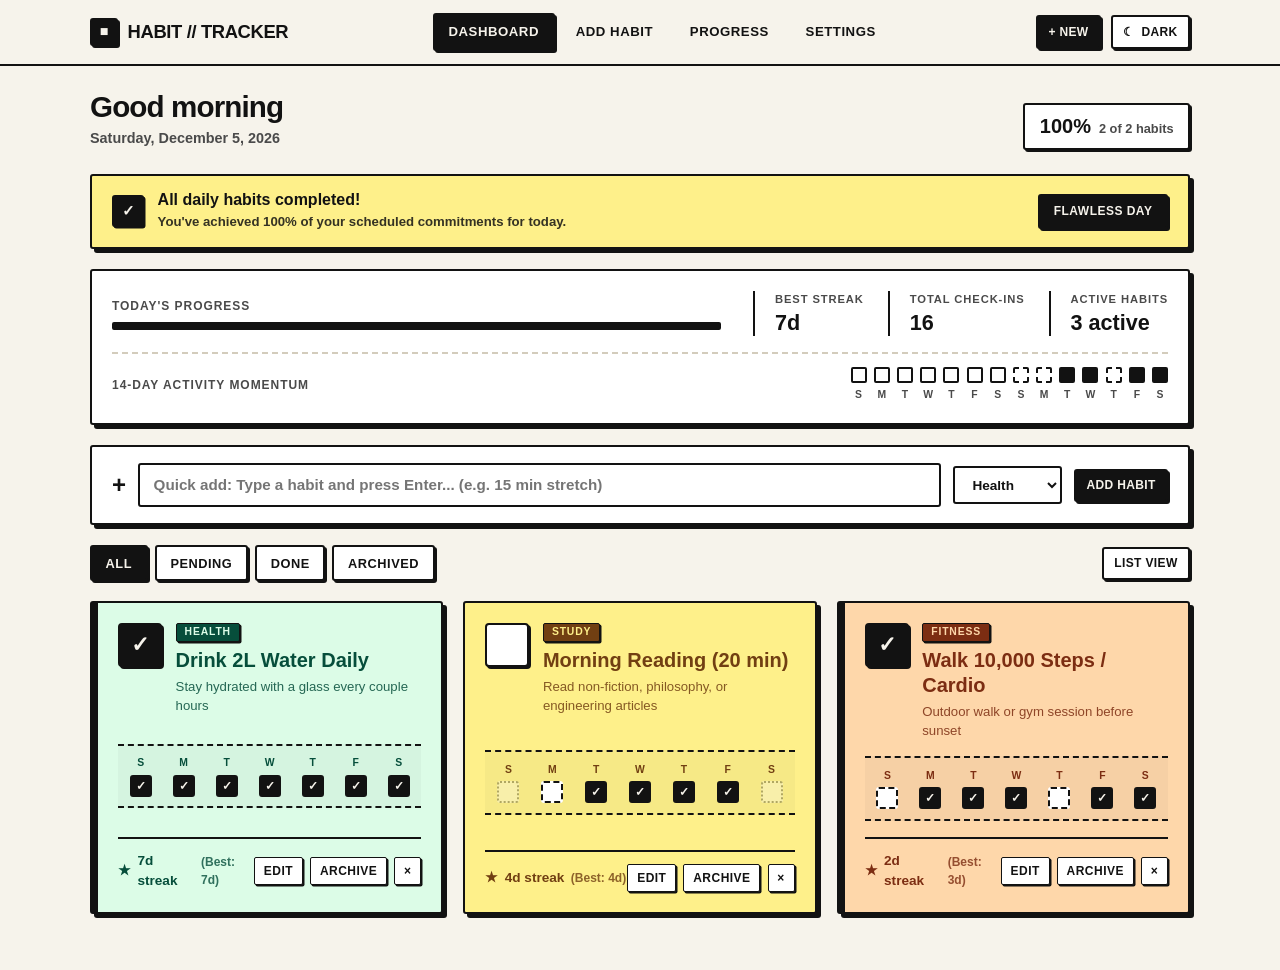
<file: index.html>
<!DOCTYPE html>
<html lang="en">
<head>
  <meta charset="UTF-8">
  <meta name="viewport" content="width=device-width, initial-scale=1.0">
  <meta name="description" content="Personal Habit Tracker - High contrast, distraction-free habit formation and streak tracking.">
  <title>Personal Habit Tracker - Dashboard</title>
  <link rel="icon" type="image/svg+xml" href="assets/icons/favicon.svg">
  <link rel="stylesheet" href="css/style.css">
  <link rel="stylesheet" href="css/responsive.css">
</head>
<body>

  <!-- Site Header & Global Nav (UI-01) -->
  <header class="site-header">
    <div class="container header-inner">
      <a href="index.html" class="brand" aria-label="Personal Habit Tracker Home">
        <span class="brand-badge">&#9632;</span>
        <span>HABIT // TRACKER</span>
      </a>

      <nav aria-label="Main Navigation">
        <ul class="nav-links">
          <li><a href="index.html" class="nav-link active"><span class="nav-text">Dashboard</span></a></li>
          <li><a href="add-habit.html" class="nav-link"><span class="nav-text">Add Habit</span></a></li>
          <li><a href="progress.html" class="nav-link"><span class="nav-text">Progress</span></a></li>
          <li><a href="settings.html" class="nav-link"><span class="nav-text">Settings</span></a></li>
        </ul>
      </nav>

      <div class="header-actions">
        <a href="add-habit.html" class="btn btn-primary btn-sm">+ New</a>
        <button id="theme-toggle-btn" class="btn btn-sm" aria-label="Toggle dark/light theme">
          <span aria-hidden="true">&#9790;</span> Dark
        </button>
      </div>
    </div>
  </header>

  <!-- Main Content Area -->
  <main class="main-content">
    <div class="container">
      
      <!-- Minimal Dashboard Header (FR-25) -->
      <div class="dash-header">
        <div>
          <h1 id="greeting-text" class="dash-title">Good day</h1>
          <div id="date-indicator" class="dash-subtitle">Loading date...</div>
        </div>
        <div class="dash-stat-pill">
          <span id="kpi-rate" class="dash-pill-num">0%</span>
          <span id="kpi-scheduled" class="dash-pill-desc">0 of 0 completed</span>
        </div>
      </div>

      <!-- Priority Habit Spotlight (Dynamic Momentum Callout) -->
      <section id="focus-spotlight" class="focus-spotlight" aria-label="Daily Priority Habit">
        <!-- Rendered dynamically by app.js -->
      </section>

      <!-- Clean Summary Overview Strip with 14-Day Activity Momentum -->
      <section class="overview-strip" aria-label="Habit Performance Overview">
        <div class="overview-top-row">
          <div class="overview-progress-col">
            <div class="overview-progress-top">
              <span class="overview-col-label">Today's Progress</span>
            </div>
            <div class="progress-rail">
              <div id="kpi-rate-fill" class="progress-fill"></div>
            </div>
          </div>
          <div class="overview-stats-col">
            <div class="overview-stat-unit">
              <span class="overview-stat-label">Best Streak</span>
              <span id="kpi-best-streak" class="overview-stat-val">0d</span>
              <span id="kpi-best-habit" style="display: none;"></span>
            </div>
            <div class="overview-stat-unit">
              <span class="overview-stat-label">Total Check-Ins</span>
              <span id="kpi-total-completions" class="overview-stat-val">0</span>
            </div>
            <div class="overview-stat-unit">
              <span class="overview-stat-label">Active Habits</span>
              <span id="kpi-active-habits" class="overview-stat-val">0</span>
            </div>
          </div>
        </div>

        <!-- 14-Day Activity Momentum Strip -->
        <div id="momentum-strip" class="momentum-strip" aria-label="14-Day Momentum Tracker">
          <!-- Rendered dynamically by app.js -->
        </div>
      </section>

      <!-- Inline Quick-Add & Starter Templates -->
      <section class="quick-add-section" aria-label="Quick Add Habit">
        <form id="quick-add-form" class="quick-add-bar">
          <span class="quick-add-icon" aria-hidden="true">+</span>
          <input 
            type="text" 
            id="quick-add-input" 
            class="quick-add-input" 
            placeholder="Quick add: Type a habit and press Enter... (e.g. 15 min stretch)" 
            maxlength="50" 
            required 
            aria-label="Habit name"
          >
          <select id="quick-add-category" class="select-custom quick-add-select" aria-label="Category">
            <option value="Health">Health</option>
            <option value="Study">Study</option>
            <option value="Fitness">Fitness</option>
            <option value="Mind">Mind</option>
            <option value="Work">Work</option>
            <option value="Personal">Personal</option>
          </select>
          <button type="submit" class="btn btn-primary btn-sm">Add Habit</button>
        </form>
      </section>

      <!-- Filter Controls & View Switcher (FR-21) -->
      <section class="controls-bar" aria-label="Habit Controls">
        <div class="filter-group" role="group" aria-label="Habit Status Filters">
          <button type="button" class="pill-filter active" data-filter="all">All</button>
          <button type="button" class="pill-filter" data-filter="pending">Pending</button>
          <button type="button" class="pill-filter" data-filter="completed">Done</button>
          <button type="button" class="pill-filter" data-filter="archived">Archived</button>
        </div>

        <button id="view-toggle-btn" class="btn btn-sm" aria-label="Switch between card and list layout">
          List View
        </button>
      </section>

      <!-- Habit Cards Container (FR-06) -->
      <section id="habits-list" class="habits-container view-cards" aria-label="Habits List">
        <!-- Rendered dynamically by app.js -->
      </section>

    </div>
  </main>

  <!-- Delete Confirmation Modal (FR-04) -->
  <div id="delete-modal" class="modal-backdrop" role="dialog" aria-modal="true" aria-labelledby="delete-modal-title" aria-hidden="true">
    <div class="modal-box">
      <div class="modal-header">
        <h3 id="delete-modal-title" style="font-size: 1.15rem; font-weight: 700;">Confirm Deletion</h3>
        <button type="button" class="btn btn-sm" onclick="UI.closeModal('delete-modal')" aria-label="Close dialog">&times;</button>
      </div>
      <p style="margin: 1rem 0; font-size: 0.95rem; line-height: 1.4;">
        Are you sure you want to delete <strong id="delete-habit-name">this habit</strong>? All completion logs and streak history for this habit will be permanently deleted.
      </p>
      <div class="modal-footer">
        <button id="cancel-delete-btn" type="button" class="btn">Cancel</button>
        <button id="confirm-delete-btn" type="button" class="btn btn-primary">Delete Permanently</button>
      </div>
    </div>
  </div>

  <!-- Keyboard Shortcuts Modal -->
  <div id="shortcuts-modal" class="modal-backdrop" role="dialog" aria-modal="true" aria-labelledby="shortcuts-modal-title" aria-hidden="true">
    <div class="modal-box">
      <div class="modal-header">
        <h3 id="shortcuts-modal-title" style="font-size: 1.15rem; font-weight: 700;">Keyboard Shortcuts</h3>
        <button type="button" class="btn btn-sm" onclick="UI.closeModal('shortcuts-modal')" aria-label="Close dialog">&times;</button>
      </div>
      <div style="display: grid; grid-template-columns: 80px 1fr; gap: 0.75rem; font-size: 0.9rem; margin-top: 1rem;">
        <kbd style="border: 1px solid var(--border-color); padding: 0.2rem 0.4rem; text-align: center; border-radius: 3px;">N</kbd>
        <span>Add a new habit</span>
        <kbd style="border: 1px solid var(--border-color); padding: 0.2rem 0.4rem; text-align: center; border-radius: 3px;">T</kbd>
        <span>Toggle light / dark mode</span>
        <kbd style="border: 1px solid var(--border-color); padding: 0.2rem 0.4rem; text-align: center; border-radius: 3px;">?</kbd>
        <span>Show this shortcuts modal</span>
        <kbd style="border: 1px solid var(--border-color); padding: 0.2rem 0.4rem; text-align: center; border-radius: 3px;">Esc</kbd>
        <span>Close open modal</span>
      </div>
      <div class="modal-footer">
        <button type="button" class="btn btn-primary" onclick="UI.closeModal('shortcuts-modal')">Close</button>
      </div>
    </div>
  </div>

  <!-- Global Toast Notification Container -->
  <div class="toast-container" aria-live="polite"></div>

  <!-- Application Scripts -->
  <script src="js/storage.js"></script>
  <script src="js/streaks.js"></script>
  <script src="js/habits.js"></script>
  <script src="js/stats.js"></script>
  <script src="js/app.js"></script>
</body>
</html>
</file>
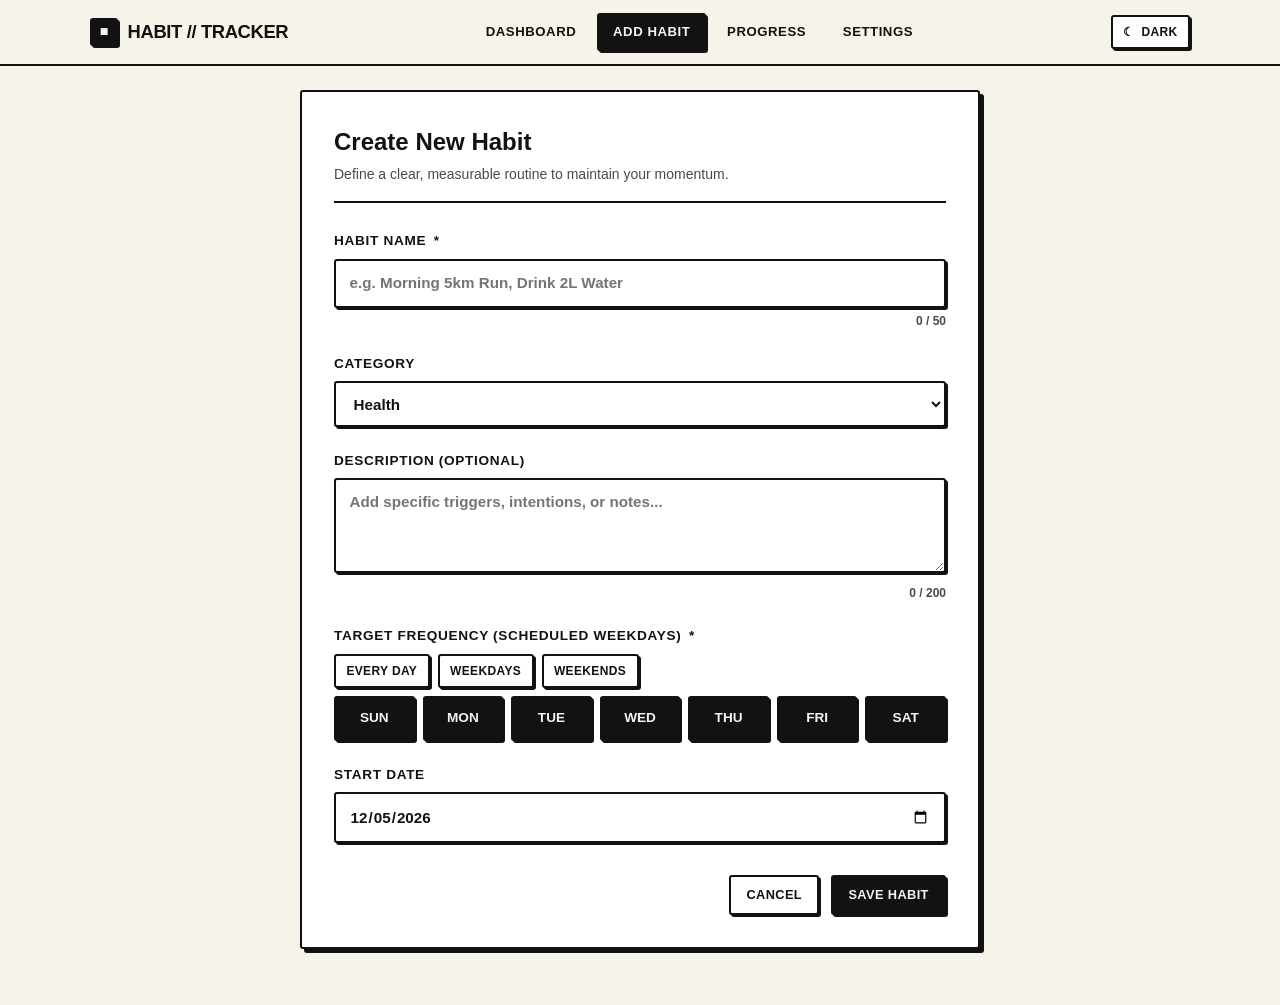
<file: add-habit.html>
<!DOCTYPE html>
<html lang="en">
<head>
  <meta charset="UTF-8">
  <meta name="viewport" content="width=device-width, initial-scale=1.0">
  <meta name="description" content="Add or Edit a Habit - Personal Habit Tracker">
  <title>Add / Edit Habit - Personal Habit Tracker</title>
  <link rel="icon" type="image/svg+xml" href="assets/icons/favicon.svg">
  <link rel="stylesheet" href="css/style.css">
  <link rel="stylesheet" href="css/responsive.css">
</head>
<body>

  <!-- Site Header & Global Nav (UI-01) -->
  <header class="site-header">
    <div class="container header-inner">
      <a href="index.html" class="brand" aria-label="Personal Habit Tracker Home">
        <span class="brand-badge">&#9632;</span>
        <span>HABIT // TRACKER</span>
      </a>

      <nav aria-label="Main Navigation">
        <ul class="nav-links">
          <li><a href="index.html" class="nav-link"><span class="nav-text">Dashboard</span></a></li>
          <li><a href="add-habit.html" class="nav-link active"><span class="nav-text">Add Habit</span></a></li>
          <li><a href="progress.html" class="nav-link"><span class="nav-text">Progress</span></a></li>
          <li><a href="settings.html" class="nav-link"><span class="nav-text">Settings</span></a></li>
        </ul>
      </nav>

      <div class="header-actions">
        <button id="theme-toggle-btn" class="btn btn-sm" aria-label="Toggle dark/light theme">
          <span aria-hidden="true">&#9790;</span> Dark
        </button>
      </div>
    </div>
  </header>

  <!-- Main Content Area -->
  <main class="main-content">
    <div class="container">
      
      <section class="form-card" aria-labelledby="form-page-title">
        <div class="form-header">
          <h1 id="form-page-title" style="font-size: 1.5rem; font-weight: 800;">Create New Habit</h1>
          <p style="color: var(--fg-secondary); font-size: 0.875rem; margin-top: 0.25rem;">
            Define a clear, measurable routine to maintain your momentum.
          </p>
        </div>

        <form id="habit-form" novalidate>
          
          <!-- Habit Name (FR-01) -->
          <div class="form-group">
            <label for="habit-name" class="form-label">
              Habit Name <span class="required" style="color: var(--fg-primary);">*</span>
            </label>
            <input type="text" id="habit-name" class="form-input" placeholder="e.g. Morning 5km Run, Drink 2L Water" maxlength="50" required>
            <div id="name-counter" class="char-counter">0 / 50</div>
            <div id="error-name" class="inline-error" role="alert"></div>
          </div>

          <!-- Category (FR-02) -->
          <div class="form-group">
            <label for="habit-category" class="form-label">Category</label>
            <select id="habit-category" class="form-select">
              <option value="Health">Health</option>
              <option value="Study">Study</option>
              <option value="Fitness">Fitness</option>
              <option value="Personal">Personal</option>
              <option value="Work">Work</option>
              <option value="Mindfulness">Mindfulness</option>
              <option value="Finance">Finance</option>
            </select>
          </div>

          <!-- Description (FR-02) -->
          <div class="form-group">
            <label for="habit-desc" class="form-label">Description (Optional)</label>
            <textarea id="habit-desc" class="form-textarea" rows="3" placeholder="Add specific triggers, intentions, or notes..." maxlength="200"></textarea>
            <div id="desc-counter" class="char-counter">0 / 200</div>
            <div id="error-description" class="inline-error" role="alert"></div>
          </div>

          <!-- Target Frequency (FR-02) -->
          <div class="form-group">
            <label class="form-label">Target Frequency (Scheduled Weekdays) <span class="required">*</span></label>
            <div class="freq-presets">
              <button type="button" id="preset-all" class="btn btn-sm">Every Day</button>
              <button type="button" id="preset-weekdays" class="btn btn-sm">Weekdays</button>
              <button type="button" id="preset-weekends" class="btn btn-sm">Weekends</button>
            </div>
            <div class="weekdays-picker" role="group" aria-label="Select days of the week">
              <button type="button" class="weekday-btn selected" data-day="0" aria-pressed="true">Sun</button>
              <button type="button" class="weekday-btn selected" data-day="1" aria-pressed="true">Mon</button>
              <button type="button" class="weekday-btn selected" data-day="2" aria-pressed="true">Tue</button>
              <button type="button" class="weekday-btn selected" data-day="3" aria-pressed="true">Wed</button>
              <button type="button" class="weekday-btn selected" data-day="4" aria-pressed="true">Thu</button>
              <button type="button" class="weekday-btn selected" data-day="5" aria-pressed="true">Fri</button>
              <button type="button" class="weekday-btn selected" data-day="6" aria-pressed="true">Sat</button>
            </div>
            <div id="error-frequency" class="inline-error" role="alert"></div>
          </div>

          <!-- Start Date (FR-02) -->
          <div class="form-group">
            <label for="habit-start-date" class="form-label">Start Date</label>
            <input type="date" id="habit-start-date" class="form-input" required>
            <div id="error-startDate" class="inline-error" role="alert"></div>
          </div>

          <!-- Form Actions -->
          <div style="display: flex; gap: 0.75rem; align-items: center; justify-content: flex-end; margin-top: 2rem;">
            <a href="index.html" class="btn">Cancel</a>
            <button type="submit" id="submit-habit-btn" class="btn btn-primary">Save Habit</button>
          </div>

        </form>
      </section>

    </div>
  </main>

  <!-- Global Toast Notification Container -->
  <div class="toast-container" aria-live="polite"></div>

  <!-- Application Scripts -->
  <script src="js/storage.js"></script>
  <script src="js/streaks.js"></script>
  <script src="js/habits.js"></script>
  <script src="js/stats.js"></script>
  <script src="js/app.js"></script>
</body>
</html>
</file>
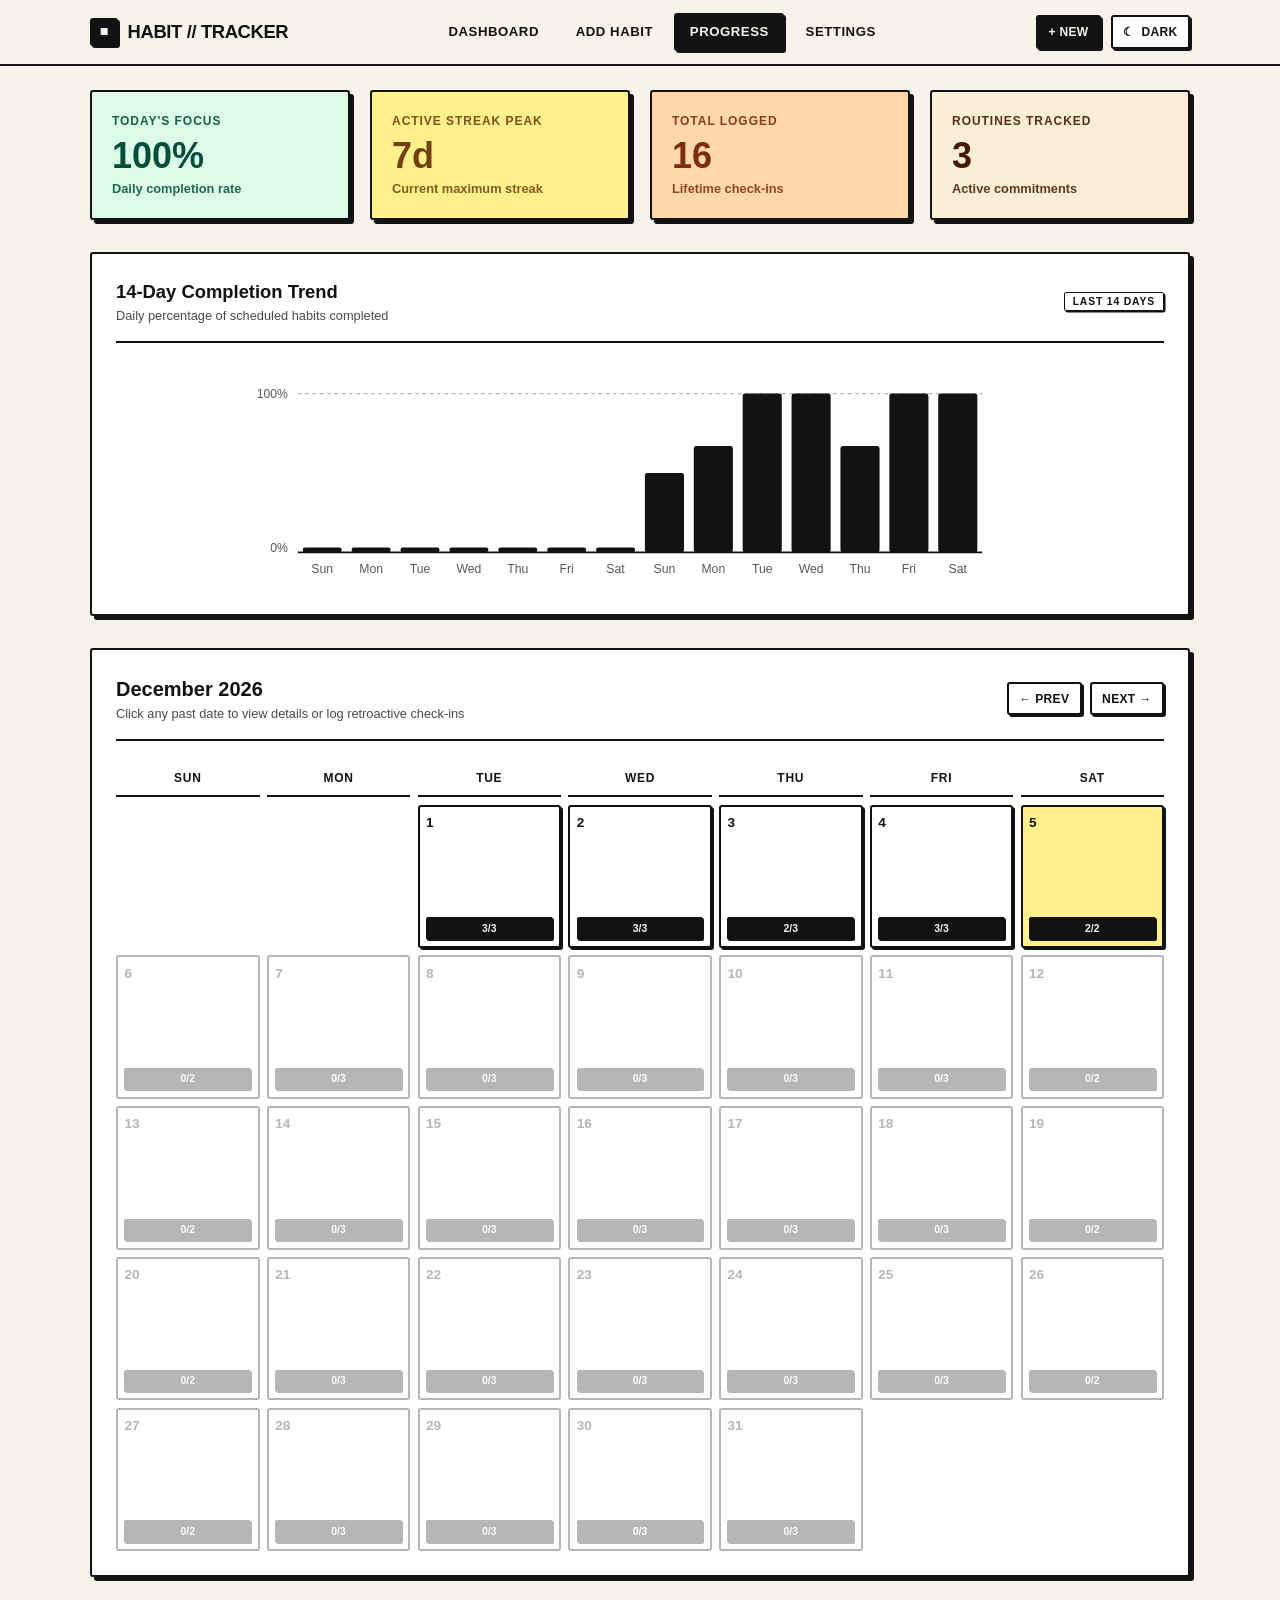
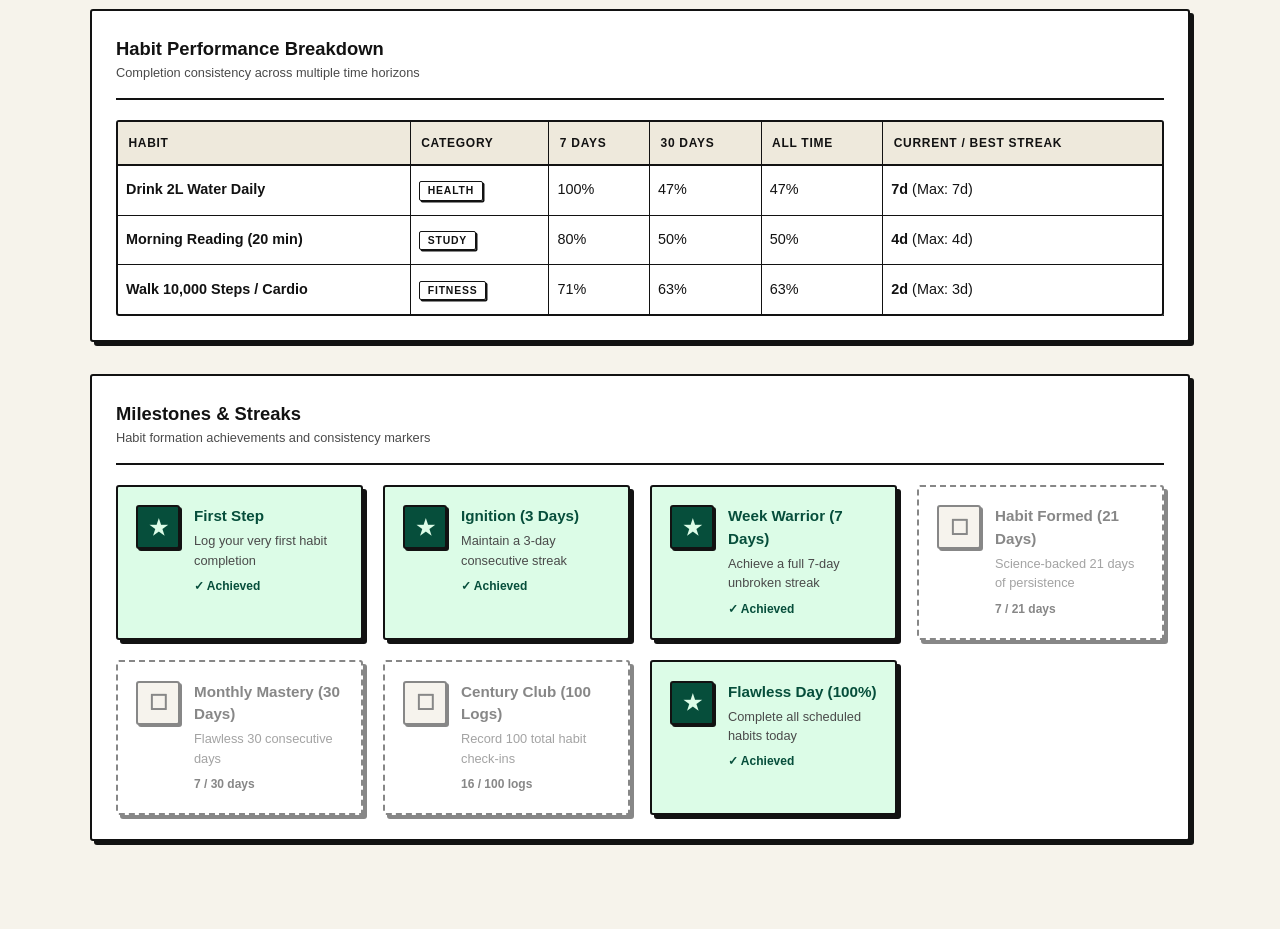
<file: progress.html>
<!DOCTYPE html>
<html lang="en">
<head>
  <meta charset="UTF-8">
  <meta name="viewport" content="width=device-width, initial-scale=1.0">
  <meta name="description" content="Progress and Analytics - Personal Habit Tracker">
  <title>Progress &amp; Analytics - Personal Habit Tracker</title>
  <link rel="icon" type="image/svg+xml" href="assets/icons/favicon.svg">
  <link rel="stylesheet" href="css/style.css">
  <link rel="stylesheet" href="css/responsive.css">
</head>
<body>

  <!-- Site Header & Global Nav (UI-01) -->
  <header class="site-header">
    <div class="container header-inner">
      <a href="index.html" class="brand" aria-label="Personal Habit Tracker Home">
        <span class="brand-badge">&#9632;</span>
        <span>HABIT // TRACKER</span>
      </a>

      <nav aria-label="Main Navigation">
        <ul class="nav-links">
          <li><a href="index.html" class="nav-link"><span class="nav-text">Dashboard</span></a></li>
          <li><a href="add-habit.html" class="nav-link"><span class="nav-text">Add Habit</span></a></li>
          <li><a href="progress.html" class="nav-link active"><span class="nav-text">Progress</span></a></li>
          <li><a href="settings.html" class="nav-link"><span class="nav-text">Settings</span></a></li>
        </ul>
      </nav>

      <div class="header-actions">
        <a href="add-habit.html" class="btn btn-primary btn-sm">+ New</a>
        <button id="theme-toggle-btn" class="btn btn-sm" aria-label="Toggle dark/light theme">
          <span aria-hidden="true">&#9790;</span> Dark
        </button>
      </div>
    </div>
  </header>

  <!-- Main Content Area -->
  <main class="main-content">
    <div class="container">
      
      <!-- Top Level Analytics KPIs (FR-18) -->
      <section class="kpi-grid" aria-label="Executive Analytics Summary">
        <div class="kpi-card">
          <div class="kpi-label">Today's Focus</div>
          <div id="prog-today-pct" class="kpi-value">0%</div>
          <div class="kpi-meta">Daily completion rate</div>
        </div>

        <div class="kpi-card">
          <div class="kpi-label">Active Streak Peak</div>
          <div id="prog-best-streak" class="kpi-value">0d</div>
          <div class="kpi-meta">Current maximum streak</div>
        </div>

        <div class="kpi-card">
          <div class="kpi-label">Total Logged</div>
          <div id="prog-total-completions" class="kpi-value">0</div>
          <div class="kpi-meta">Lifetime check-ins</div>
        </div>

        <div class="kpi-card">
          <div class="kpi-label">Routines Tracked</div>
          <div id="prog-active-habits" class="kpi-value">0</div>
          <div class="kpi-meta">Active commitments</div>
        </div>
      </section>

      <!-- 14-Day Completion Trends Chart (FR-19) -->
      <section class="chart-card" aria-label="Completion Trends">
        <div class="chart-header">
          <div>
            <h2 style="font-size: 1.15rem; font-weight: 700;">14-Day Completion Trend</h2>
            <p style="font-size: 0.8rem; color: var(--fg-secondary);">Daily percentage of scheduled habits completed</p>
          </div>
          <span class="habit-category-tag">LAST 14 DAYS</span>
        </div>
        <div id="trend-chart-container" class="svg-chart-container">
          <!-- Rendered via SVG -->
        </div>
      </section>

      <!-- Interactive Month Calendar View (FR-20, FR-09, FR-10) -->
      <section class="calendar-card" aria-label="Monthly Calendar History">
        <div class="calendar-header">
          <div>
            <h2 id="cal-month-title" style="font-size: 1.25rem; font-weight: 800;">Calendar</h2>
            <p style="font-size: 0.8rem; color: var(--fg-secondary);">Click any past date to view details or log retroactive check-ins</p>
          </div>
          <div style="display: flex; gap: 0.5rem;">
            <button type="button" id="cal-prev-btn" class="btn btn-sm" aria-label="Previous Month">&larr; Prev</button>
            <button type="button" id="cal-next-btn" class="btn btn-sm" aria-label="Next Month">Next &rarr;</button>
          </div>
        </div>
        <div id="calendar-days-grid" class="calendar-grid">
          <!-- Rendered dynamically -->
        </div>
      </section>

      <!-- Per-Habit Performance Table (FR-17) -->
      <section class="chart-card" aria-label="Habit Performance Metrics">
        <div class="chart-header">
          <div>
            <h2 style="font-size: 1.15rem; font-weight: 700;">Habit Performance Breakdown</h2>
            <p style="font-size: 0.8rem; color: var(--fg-secondary);">Completion consistency across multiple time horizons</p>
          </div>
        </div>
        <div style="overflow-x: auto;">
          <table class="perf-table">
            <thead>
              <tr>
                <th>Habit</th>
                <th>Category</th>
                <th>7 Days</th>
                <th>30 Days</th>
                <th>All Time</th>
                <th>Current / Best Streak</th>
              </tr>
            </thead>
            <tbody id="performance-table-body">
              <!-- Rendered dynamically -->
            </tbody>
          </table>
        </div>
      </section>

      <!-- Milestone Badges (FR-26) -->
      <section class="chart-card" aria-label="Milestone Badges">
        <div class="chart-header">
          <div>
            <h2 style="font-size: 1.15rem; font-weight: 700;">Milestones &amp; Streaks</h2>
            <p style="font-size: 0.8rem; color: var(--fg-secondary);">Habit formation achievements and consistency markers</p>
          </div>
        </div>
        <div id="badges-grid" class="badges-grid">
          <!-- Badges dynamically rendered -->
        </div>
      </section>

    </div>
  </main>

  <!-- Day Detail Modal for Retroactive Completion (FR-09, FR-10, FR-15) -->
  <div id="day-modal" class="modal-backdrop" role="dialog" aria-modal="true" aria-labelledby="day-modal-date" aria-hidden="true">
    <div class="modal-box">
      <div class="modal-header">
        <h3 id="day-modal-date" style="font-size: 1.15rem; font-weight: 700;">Habits for Date</h3>
        <button type="button" class="btn btn-sm" onclick="UI.closeModal('day-modal')" aria-label="Close modal">&times;</button>
      </div>
      <div id="day-habits-list" style="margin: 1rem 0; max-height: 320px; overflow-y: auto;">
        <!-- Dynamically rendered -->
      </div>
      <div class="modal-footer">
        <button id="close-day-modal-btn" type="button" class="btn btn-primary">Done</button>
      </div>
    </div>
  </div>

  <!-- Global Toast Notification Container -->
  <div class="toast-container" aria-live="polite"></div>

  <!-- Application Scripts -->
  <script src="js/storage.js"></script>
  <script src="js/streaks.js"></script>
  <script src="js/habits.js"></script>
  <script src="js/stats.js"></script>
  <script src="js/app.js"></script>
</body>
</html>
</file>
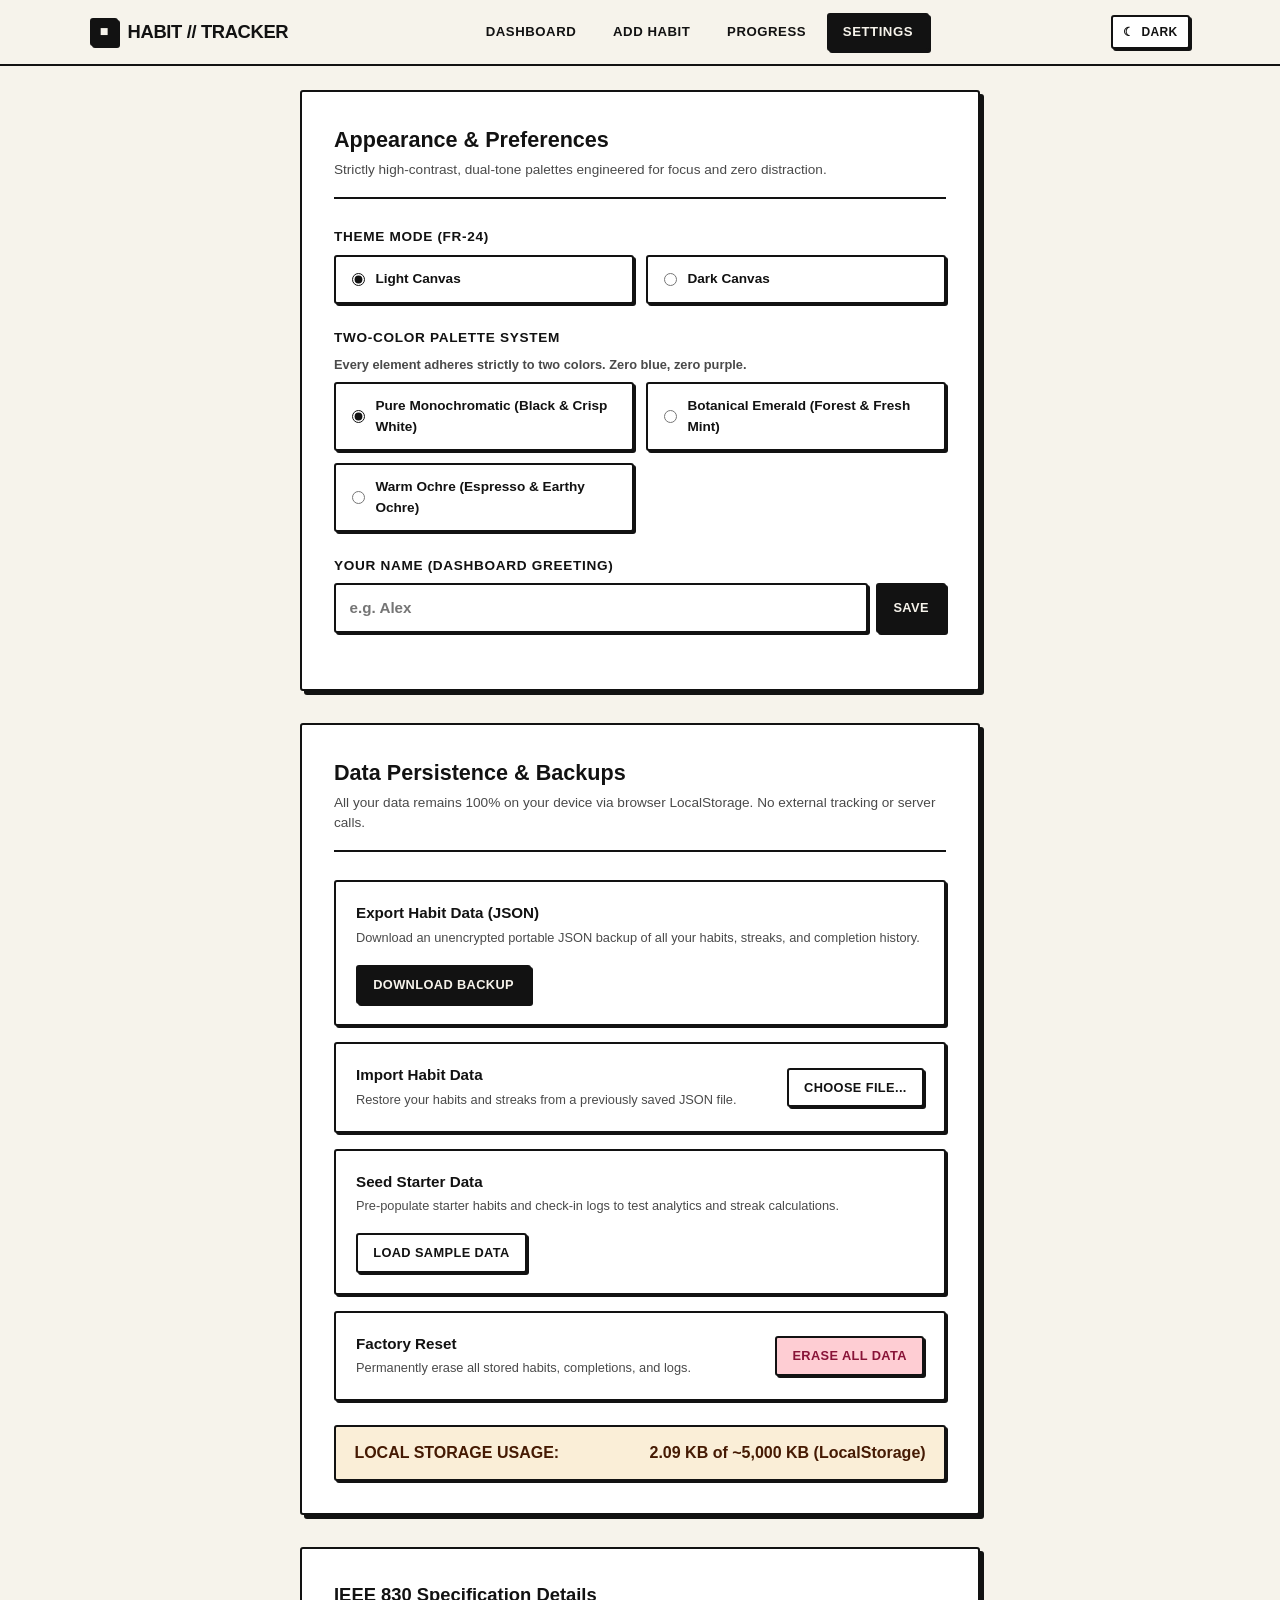
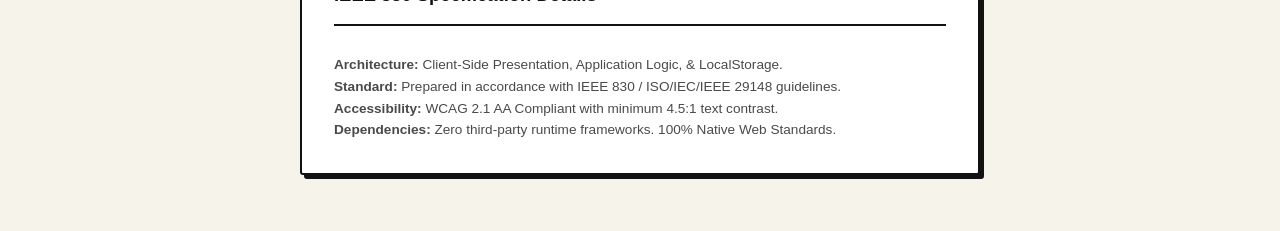
<file: settings.html>
<!DOCTYPE html>
<html lang="en">
<head>
  <meta charset="UTF-8">
  <meta name="viewport" content="width=device-width, initial-scale=1.0">
  <meta name="description" content="Preferences and Data Management - Personal Habit Tracker">
  <title>Settings - Personal Habit Tracker</title>
  <link rel="icon" type="image/svg+xml" href="assets/icons/favicon.svg">
  <link rel="stylesheet" href="css/style.css">
  <link rel="stylesheet" href="css/responsive.css">
</head>
<body>

  <!-- Site Header & Global Nav (UI-01) -->
  <header class="site-header">
    <div class="container header-inner">
      <a href="index.html" class="brand" aria-label="Personal Habit Tracker Home">
        <span class="brand-badge">&#9632;</span>
        <span>HABIT // TRACKER</span>
      </a>

      <nav aria-label="Main Navigation">
        <ul class="nav-links">
          <li><a href="index.html" class="nav-link"><span class="nav-text">Dashboard</span></a></li>
          <li><a href="add-habit.html" class="nav-link"><span class="nav-text">Add Habit</span></a></li>
          <li><a href="progress.html" class="nav-link"><span class="nav-text">Progress</span></a></li>
          <li><a href="settings.html" class="nav-link active"><span class="nav-text">Settings</span></a></li>
        </ul>
      </nav>

      <div class="header-actions">
        <button id="theme-toggle-btn" class="btn btn-sm" aria-label="Toggle dark/light theme">
          <span aria-hidden="true">&#9790;</span> Dark
        </button>
      </div>
    </div>
  </header>

  <!-- Main Content Area -->
  <main class="main-content">
    <div class="container" style="max-width: 800px;">
      
      <!-- Theme & Personalisation (FR-24, FR-25) -->
      <section class="form-card" style="margin-bottom: 2rem;" aria-labelledby="settings-personal-heading">
        <div class="form-header">
          <h1 id="settings-personal-heading" style="font-size: 1.35rem; font-weight: 800;">Appearance &amp; Preferences</h1>
          <p style="color: var(--fg-secondary); font-size: 0.85rem; margin-top: 0.25rem;">
            Strictly high-contrast, dual-tone palettes engineered for focus and zero distraction.
          </p>
        </div>

        <!-- Mode Toggle -->
        <div class="form-group">
          <label class="form-label">Theme Mode (FR-24)</label>
          <div class="radio-card-grid">
            <label class="radio-card-label">
              <input type="radio" name="theme-choice" value="light" style="accent-color: var(--fg-primary);">
              <span>Light Canvas</span>
            </label>
            <label class="radio-card-label">
              <input type="radio" name="theme-choice" value="dark" style="accent-color: var(--fg-primary);">
              <span>Dark Canvas</span>
            </label>
          </div>
        </div>

        <!-- Two-Color Schemes -->
        <div class="form-group">
          <label class="form-label">Two-Color Palette System</label>
          <p style="font-size: 0.8rem; color: var(--fg-secondary); margin-bottom: 0.5rem; font-weight: 600;">
            Every element adheres strictly to two colors. Zero blue, zero purple.
          </p>
          <div class="radio-card-grid">
            <label class="radio-card-label">
              <input type="radio" name="scheme-choice" value="monochrome" style="accent-color: var(--fg-primary);">
              <span><strong>Pure Monochromatic</strong> (Black &amp; Crisp White)</span>
            </label>
            <label class="radio-card-label">
              <input type="radio" name="scheme-choice" value="emerald" style="accent-color: var(--fg-primary);">
              <span><strong>Botanical Emerald</strong> (Forest &amp; Fresh Mint)</span>
            </label>
            <label class="radio-card-label">
              <input type="radio" name="scheme-choice" value="ochre" style="accent-color: var(--fg-primary);">
              <span><strong>Warm Ochre</strong> (Espresso &amp; Earthy Ochre)</span>
            </label>
          </div>
        </div>

        <!-- Display Name (FR-25) -->
        <div class="form-group">
          <label for="settings-display-name" class="form-label">Your Name (Dashboard Greeting)</label>
          <div style="display: flex; gap: 0.5rem;">
            <input type="text" id="settings-display-name" class="form-input" placeholder="e.g. Alex" maxlength="30">
            <button type="button" id="save-profile-btn" class="btn btn-primary">Save</button>
          </div>
        </div>
      </section>

      <!-- Data Management & Backups (FR-27, FR-28, FR-29, FR-30, FR-31) -->
      <section class="form-card" style="margin-bottom: 2rem;" aria-labelledby="settings-data-heading">
        <div class="form-header">
          <h2 id="settings-data-heading" style="font-size: 1.35rem; font-weight: 800;">Data Persistence &amp; Backups</h2>
          <p style="color: var(--fg-secondary); font-size: 0.85rem; margin-top: 0.25rem;">
            All your data remains 100% on your device via browser LocalStorage. No external tracking or server calls.
          </p>
        </div>

        <!-- Export JSON (FR-29) -->
        <div class="settings-action-row">
          <div>
            <strong style="display: block; font-size: 0.95rem;">Export Habit Data (JSON)</strong>
            <small style="color: var(--fg-secondary); font-size: 0.8rem;">Download an unencrypted portable JSON backup of all your habits, streaks, and completion history.</small>
          </div>
          <button type="button" id="export-data-btn" class="btn btn-primary">Download Backup</button>
        </div>

        <!-- Import JSON (FR-30) -->
        <div class="settings-action-row">
          <div>
            <strong style="display: block; font-size: 0.95rem;">Import Habit Data</strong>
            <small style="color: var(--fg-secondary); font-size: 0.8rem;">Restore your habits and streaks from a previously saved JSON file.</small>
          </div>
          <label class="btn" style="cursor: pointer;">
            Choose File...
            <input type="file" id="import-file-input" accept=".json,application/json" style="display: none;">
          </label>
        </div>

        <!-- Demo Data Loader -->
        <div class="settings-action-row">
          <div>
            <strong style="display: block; font-size: 0.95rem;">Seed Starter Data</strong>
            <small style="color: var(--fg-secondary); font-size: 0.8rem;">Pre-populate starter habits and check-in logs to test analytics and streak calculations.</small>
          </div>
          <button type="button" id="seed-demo-btn" class="btn">Load Sample Data</button>
        </div>

        <!-- Reset All Data (FR-31) -->
        <div class="settings-action-row">
          <div>
            <strong style="display: block; font-size: 0.95rem;">Factory Reset</strong>
            <small style="color: var(--fg-secondary); font-size: 0.8rem;">Permanently erase all stored habits, completions, and logs.</small>
          </div>
          <button type="button" id="reset-all-btn" class="btn btn-danger">Erase All Data</button>
        </div>

        <!-- Storage Quota Meter (NFR-03, Section 2.5) -->
        <div class="storage-meter-box">
          <span>LOCAL STORAGE USAGE:</span>
          <span id="storage-usage-meter" style="font-weight: 900; font-variant-numeric: tabular-nums;">Calculating...</span>
        </div>
      </section>

      <!-- System Architecture & Verification Info -->
      <section class="form-card" aria-labelledby="settings-spec-heading">
        <div class="form-header">
          <h2 id="settings-spec-heading" style="font-size: 1.15rem; font-weight: 700;">IEEE 830 Specification Details</h2>
        </div>
        <div style="font-size: 0.85rem; line-height: 1.6; color: var(--fg-secondary);">
          <p><strong>Architecture:</strong> Client-Side Presentation, Application Logic, &amp; LocalStorage.</p>
          <p><strong>Standard:</strong> Prepared in accordance with IEEE 830 / ISO/IEC/IEEE 29148 guidelines.</p>
          <p><strong>Accessibility:</strong> WCAG 2.1 AA Compliant with minimum 4.5:1 text contrast.</p>
          <p><strong>Dependencies:</strong> Zero third-party runtime frameworks. 100% Native Web Standards.</p>
        </div>
      </section>

    </div>
  </main>

  <!-- Global Toast Notification Container -->
  <div class="toast-container" aria-live="polite"></div>

  <!-- Application Scripts -->
  <script src="js/storage.js"></script>
  <script src="js/streaks.js"></script>
  <script src="js/habits.js"></script>
  <script src="js/stats.js"></script>
  <script src="js/app.js"></script>
</body>
</html>
</file>
<file: css/style.css>
/**
 * style.css - Personal Habit Tracker
 * Strictly Two-Color Palette Design System (Light & Dark)
 * No Glassmorphism. No Neomorphism. No Blue. No Purple.
 * Ultra-clean, High-contrast, Accessible (WCAG AAA), Responsive.
 */

:root {
  /* Paper Brutalism Theme (Light Mode) */
  --bg-primary: #f6f3eb;
  --fg-primary: #121212;
  --bg-secondary: #eee9dc;
  --fg-secondary: #4a4a4a;
  --border-color: #121212;
  --border-subtle: #d3ccbc;
  --surface: #ffffff;
  --surface-hover: #fcfbf8;
  --surface-active: #eae4d5;
  --inverted-bg: #121212;
  --inverted-fg: #f6f3eb;
  --ring-color: #121212;
  --shadow-brutal: 4px 4px 0px var(--border-color);
  --shadow-brutal-sm: 2px 2px 0px var(--border-color);
  --shadow-brutal-lg: 6px 6px 0px var(--border-color);
  
  /* Radii & Layout - Crisp Brutalist Corners */
  --radius-sm: 3px;
  --radius-md: 4px;
  --radius-lg: 6px;
  --radius-full: 9999px;
  
  /* Typography */
  --font-sans: -apple-system, BlinkMacSystemFont, "Segoe UI", Roboto, "Helvetica Neue", Arial, sans-serif;
  --font-mono: ui-monospace, SFMono-Regular, Menlo, Monaco, Consolas, "Liberation Mono", "Courier New", monospace;
  
  /* Transitions */
  --transition-fast: 120ms cubic-bezier(0.16, 1, 0.3, 1);
  --transition-normal: 200ms cubic-bezier(0.16, 1, 0.3, 1);
}

/* Dark Mode Tokens (Paper Brutalism Inverted) */
[data-theme="dark"] {
  --bg-primary: #121212;
  --fg-primary: #f6f3eb;
  --bg-secondary: #1c1c1c;
  --fg-secondary: #a8a49c;
  --border-color: #f6f3eb;
  --border-subtle: #333333;
  --surface: #1a1a1a;
  --surface-hover: #242424;
  --surface-active: #2e2e2e;
  --inverted-bg: #f6f3eb;
  --inverted-fg: #121212;
  --ring-color: #f6f3eb;
  --shadow-brutal: 4px 4px 0px #f6f3eb;
  --shadow-brutal-sm: 2px 2px 0px #f6f3eb;
  --shadow-brutal-lg: 6px 6px 0px #f6f3eb;
}

/* Optional Alternate Two-Color Schemes (Zero Blue, Zero Purple) */
[data-scheme="emerald"][data-theme="light"] {
  --bg-primary: #fbfdfb;
  --fg-primary: #14381e;
  --bg-secondary: #edf5ee;
  --fg-secondary: #2d5a37;
  --border-color: #14381e;
  --border-subtle: #c8e0cc;
  --surface: #ffffff;
  --surface-hover: #e2f0e4;
  --surface-active: #cce4d0;
  --inverted-bg: #14381e;
  --inverted-fg: #fbfdfb;
  --ring-color: #14381e;
}
[data-scheme="emerald"][data-theme="dark"] {
  --bg-primary: #0a140d;
  --fg-primary: #a3e6b5;
  --bg-secondary: #122117;
  --fg-secondary: #68ab7a;
  --border-color: #a3e6b5;
  --border-subtle: #1e3d28;
  --surface: #101c13;
  --surface-hover: #16291b;
  --surface-active: #1d3624;
  --inverted-bg: #a3e6b5;
  --inverted-fg: #0a140d;
  --ring-color: #a3e6b5;
}

[data-scheme="ochre"][data-theme="light"] {
  --bg-primary: #fffdfa;
  --fg-primary: #452107;
  --bg-secondary: #fbf0e4;
  --fg-secondary: #78451f;
  --border-color: #452107;
  --border-subtle: #ecd4be;
  --surface: #ffffff;
  --surface-hover: #f7e6d5;
  --surface-active: #ecd2bb;
  --inverted-bg: #452107;
  --inverted-fg: #fffdfa;
  --ring-color: #452107;
}
[data-scheme="ochre"][data-theme="dark"] {
  --bg-primary: #150f09;
  --fg-primary: #fed7aa;
  --bg-secondary: #241a12;
  --fg-secondary: #b58d69;
  --border-color: #fed7aa;
  --border-subtle: #3f2e21;
  --surface: #1d140e;
  --surface-hover: #2b1f16;
  --surface-active: #38281d;
  --inverted-bg: #fed7aa;
  --inverted-fg: #150f09;
  --ring-color: #fed7aa;
}

/* Base Reset & Typography */
*, *::before, *::after {
  box-sizing: border-box;
  margin: 0;
  padding: 0;
}

html {
  font-size: 16px;
  line-height: 1.5;
  scroll-behavior: smooth;
}

body {
  background-color: var(--bg-primary);
  color: var(--fg-primary);
  font-family: var(--font-sans);
  min-height: 100vh;
  display: flex;
  flex-direction: column;
  -webkit-font-smoothing: antialiased;
  -moz-osx-font-smoothing: grayscale;
}

/* Accessibility Focus States (UI-04) */
:focus-visible {
  outline: 2px solid var(--ring-color);
  outline-offset: 2px;
}

a {
  color: inherit;
  text-decoration: none;
}

button, input, select, textarea {
  font: inherit;
  color: inherit;
}

button {
  cursor: pointer;
  background: none;
  border: none;
}

/* Container */
.container {
  width: 100%;
  max-width: 1140px;
  margin: 0 auto;
  padding: 0 1.25rem;
}

/* Header & Global Nav (UI-01) */
.site-header {
  border-bottom: 2.5px solid var(--border-color);
  background: var(--bg-primary);
  position: sticky;
  top: 0;
  z-index: 100;
}

.header-inner {
  display: flex;
  align-items: center;
  justify-content: space-between;
  height: 64px;
  gap: 1rem;
}

.brand {
  display: flex;
  align-items: center;
  gap: 0.6rem;
  font-weight: 900;
  font-size: 1.15rem;
  letter-spacing: -0.02em;
  text-decoration: none;
}

.brand-badge {
  display: inline-flex;
  align-items: center;
  justify-content: center;
  width: 28px;
  height: 28px;
  background: var(--fg-primary);
  color: var(--bg-primary);
  font-weight: 900;
  font-size: 0.9rem;
  border: 2px solid var(--border-color);
  box-shadow: 2px 2px 0px var(--border-color);
  border-radius: var(--radius-sm);
}

.nav-links {
  display: flex;
  align-items: center;
  gap: 0.35rem;
  list-style: none;
}

.nav-link {
  display: inline-flex;
  align-items: center;
  gap: 0.4rem;
  padding: 0.45rem 0.85rem;
  font-size: 0.825rem;
  font-weight: 800;
  text-transform: uppercase;
  letter-spacing: 0.04em;
  border-radius: var(--radius-sm);
  border: 2px solid transparent;
  color: var(--fg-primary);
  text-decoration: none;
  transition: all var(--transition-fast);
}

.nav-link:hover {
  background: var(--surface);
  border-color: var(--border-color);
  box-shadow: var(--shadow-brutal-sm);
  transform: translate(-1px, -1px);
}

.nav-link:active {
  transform: translate(1px, 1px);
  box-shadow: 0px 0px 0px var(--border-color);
}

.nav-link.active {
  background: var(--fg-primary);
  color: var(--bg-primary);
  border-color: var(--border-color);
  box-shadow: var(--shadow-brutal-sm);
}

.header-actions {
  display: flex;
  align-items: center;
  gap: 0.6rem;
}

/* Button Component Hierarchy - Paper Brutalism Tactile Buttons */
.btn {
  display: inline-flex;
  align-items: center;
  justify-content: center;
  gap: 0.45rem;
  padding: 0.5rem 0.95rem;
  font-size: 0.8rem;
  font-weight: 800;
  text-transform: uppercase;
  letter-spacing: 0.03em;
  border-radius: var(--radius-sm);
  border: 2px solid var(--border-color);
  box-shadow: var(--shadow-brutal-sm);
  background: var(--surface);
  color: var(--fg-primary);
  transition: all var(--transition-fast);
  white-space: nowrap;
  user-select: none;
  cursor: pointer;
  text-decoration: none;
}

.btn:hover {
  background: var(--surface);
  transform: translate(-1px, -1px);
  box-shadow: 3.5px 3.5px 0px var(--border-color);
}

.btn:active {
  transform: translate(2px, 2px);
  box-shadow: 0px 0px 0px var(--border-color);
}

.btn-primary {
  background: var(--fg-primary);
  color: var(--bg-primary);
  border-color: var(--border-color);
  box-shadow: var(--shadow-brutal-sm);
}

.btn-primary:hover {
  background: var(--fg-primary);
  color: var(--bg-primary);
  transform: translate(-1px, -1px);
  box-shadow: 3.5px 3.5px 0px var(--border-color);
}

.btn-primary:active {
  transform: translate(2px, 2px);
  box-shadow: 0px 0px 0px var(--border-color);
}

.btn-danger {
  background: #fecdd3;
  color: #881337;
  border-color: var(--border-color);
  box-shadow: var(--shadow-brutal-sm);
}

[data-theme="dark"] .btn-danger {
  background: #371420;
  color: #fecdd3;
  border-color: var(--border-color);
  box-shadow: 2px 2px 0px var(--border-color);
}

.btn-danger:hover {
  background: #fda4af;
  color: #4c0519;
  transform: translate(-1px, -1px);
  box-shadow: 3.5px 3.5px 0px var(--border-color);
}

[data-theme="dark"] .btn-danger:hover {
  background: #4c111d;
  color: #fecdd3;
}

.btn-danger:active {
  transform: translate(2px, 2px);
  box-shadow: 0px 0px 0px var(--border-color);
}

.btn-sm {
  padding: 0.35rem 0.65rem;
  font-size: 0.75rem;
}

.btn-icon {
  width: 38px;
  height: 38px;
  padding: 0;
  border-radius: var(--radius-sm);
  display: inline-flex;
  align-items: center;
  justify-content: center;
  border: 2px solid var(--border-color);
  box-shadow: var(--shadow-brutal-sm);
}

/* Greeting & Status Bar */
.status-bar {
  background: var(--bg-secondary);
  border-bottom: 1px solid var(--border-subtle);
  padding: 0.65rem 0;
  font-size: 0.85rem;
}

.status-bar-inner {
  display: flex;
  align-items: center;
  justify-content: space-between;
  gap: 1rem;
  flex-wrap: wrap;
}

.greeting-text {
  font-weight: 600;
}

.date-indicator {
  color: var(--fg-secondary);
  font-variant-numeric: tabular-nums;
}

/* Main Content Area */
.main-content {
  flex: 1;
  padding: 1.5rem 0 3.5rem 0;
}

/* Minimal Dashboard Header */
.dash-header {
  display: flex;
  align-items: flex-end;
  justify-content: space-between;
  gap: 1rem;
  margin-bottom: 1.5rem;
}

.dash-title {
  font-size: 1.85rem;
  font-weight: 900;
  letter-spacing: -0.03em;
  line-height: 1.15;
}

.dash-subtitle {
  font-size: 0.9rem;
  font-weight: 600;
  color: var(--fg-secondary);
  margin-top: 0.25rem;
}

.dash-stat-pill {
  display: flex;
  align-items: baseline;
  gap: 0.5rem;
  border: 2px solid var(--border-color);
  box-shadow: var(--shadow-brutal-sm);
  padding: 0.4rem 0.9rem;
  border-radius: var(--radius-sm);
  background: var(--surface);
}

.dash-pill-num {
  font-size: 1.25rem;
  font-weight: 900;
  font-variant-numeric: tabular-nums;
}

.dash-pill-desc {
  font-size: 0.8rem;
  font-weight: 700;
  color: var(--fg-secondary);
}

/* Priority Habit Spotlight (Paper Brutalism Callout) */
.focus-spotlight {
  display: flex;
  align-items: center;
  justify-content: space-between;
  gap: 1rem;
  border: 2.5px solid var(--border-color);
  box-shadow: var(--shadow-brutal);
  background: #fef08a; /* Soft post-it notice */
  color: #121212;
  border-radius: var(--radius-sm);
  padding: 0.9rem 1.25rem;
  margin-bottom: 1.25rem;
}

[data-theme="dark"] .focus-spotlight {
  background: #3b3510;
  color: #fef9c3;
}

.focus-spotlight-left {
  display: flex;
  align-items: center;
  gap: 0.85rem;
}

.focus-icon {
  display: inline-flex;
  align-items: center;
  justify-content: center;
  width: 32px;
  height: 32px;
  border-radius: var(--radius-sm);
  border: 2px solid var(--border-color);
  background: var(--fg-primary);
  color: var(--bg-primary);
  font-size: 0.95rem;
  font-weight: 900;
  flex-shrink: 0;
  box-shadow: 1.5px 1.5px 0px var(--border-color);
}

.focus-text-title {
  font-weight: 800;
  font-size: 1rem;
  line-height: 1.25;
}

.focus-text-sub {
  font-size: 0.825rem;
  font-weight: 600;
  opacity: 0.85;
  margin-top: 0.15rem;
}

/* Minimal Single-Surface Overview Strip (Paper Cardstock) */
.overview-strip {
  display: flex;
  flex-direction: column;
  gap: 1rem;
  border: 2.5px solid var(--border-color);
  box-shadow: var(--shadow-brutal);
  background: var(--surface);
  border-radius: var(--radius-sm);
  padding: 1.25rem;
  margin-bottom: 1.25rem;
}

.overview-top-row {
  display: flex;
  align-items: center;
  justify-content: space-between;
  gap: 2rem;
  width: 100%;
}

.overview-progress-col {
  flex: 1;
  min-width: 200px;
}

.overview-progress-top {
  display: flex;
  align-items: center;
  justify-content: space-between;
  margin-bottom: 0.45rem;
}

.overview-col-label {
  font-size: 0.75rem;
  font-weight: 800;
  text-transform: uppercase;
  letter-spacing: 0.08em;
  color: var(--fg-secondary);
}

.overview-stats-col {
  display: flex;
  align-items: center;
  gap: 1.5rem;
}

.overview-stat-unit {
  display: flex;
  flex-direction: column;
  align-items: flex-start;
  padding-left: 1.25rem;
  border-left: 2px solid var(--border-color);
}

.overview-stat-label {
  font-size: 0.7rem;
  font-weight: 800;
  text-transform: uppercase;
  letter-spacing: 0.08em;
  color: var(--fg-secondary);
}

.overview-stat-val {
  font-size: 1.35rem;
  font-weight: 900;
  font-variant-numeric: tabular-nums;
  line-height: 1.2;
  margin-top: 0.15rem;
}

/* 14-Day Momentum Mini-Grid */
.momentum-strip {
  border-top: 2px dashed var(--border-subtle);
  padding-top: 0.85rem;
  display: flex;
  align-items: center;
  justify-content: space-between;
  gap: 0.75rem;
  flex-wrap: wrap;
}

.momentum-label {
  font-size: 0.75rem;
  font-weight: 800;
  text-transform: uppercase;
  letter-spacing: 0.08em;
  color: var(--fg-secondary);
}

.momentum-days {
  display: flex;
  align-items: center;
  gap: 0.45rem;
}

.momentum-dot-wrap {
  display: flex;
  flex-direction: column;
  align-items: center;
  gap: 0.25rem;
}

.momentum-dot {
  width: 16px;
  height: 16px;
  border-radius: 2px;
  border: 2px solid var(--border-color);
  background: var(--surface);
  display: inline-block;
  transition: transform var(--transition-fast);
}

.momentum-dot:hover {
  transform: scale(1.25);
}

.momentum-dot.done {
  background: var(--fg-primary);
}

.momentum-dot.partial {
  border-style: dashed;
}

.momentum-day-text {
  font-size: 0.65rem;
  color: var(--fg-secondary);
  font-weight: 800;
}

/* Inline Quick-Add Section (Brutalist Form) */
.quick-add-section {
  border: 2.5px solid var(--border-color);
  box-shadow: var(--shadow-brutal);
  background: var(--surface);
  border-radius: var(--radius-sm);
  padding: 1rem 1.25rem;
  margin-bottom: 1.25rem;
}

.quick-add-bar {
  display: flex;
  align-items: center;
  gap: 0.75rem;
}

.quick-add-icon {
  font-size: 1.5rem;
  font-weight: 900;
  color: var(--fg-primary);
  line-height: 1;
}

.quick-add-input {
  flex: 1;
  border: 2px solid var(--border-color);
  background: var(--surface);
  padding: 0.55rem 0.85rem;
  border-radius: var(--radius-sm);
  font-size: 0.95rem;
  font-weight: 600;
  outline: none;
  transition: all var(--transition-fast);
}

.quick-add-input:focus {
  box-shadow: var(--shadow-brutal-sm);
}

.quick-add-select {
  padding: 0.55rem 0.85rem;
  font-size: 0.85rem;
  font-weight: 800;
  border: 2px solid var(--border-color);
  border-radius: var(--radius-sm);
  background: var(--surface);
  cursor: pointer;
}

/* Progress Rail */
.progress-rail {
  width: 100%;
  height: 8px;
  background: var(--bg-secondary);
  border: 2px solid var(--border-color);
  border-radius: 2px;
  overflow: hidden;
}

.progress-fill {
  height: 100%;
  background: var(--fg-primary);
  width: 0%;
  transition: width var(--transition-normal);
}

/* Controls Bar (Filters & Layout View Switcher) */
.controls-bar {
  display: flex;
  align-items: center;
  justify-content: space-between;
  gap: 1rem;
  margin-bottom: 1.25rem;
  flex-wrap: wrap;
}

.filter-group {
  display: flex;
  align-items: center;
  gap: 0.45rem;
  flex-wrap: wrap;
}

.pill-filter {
  padding: 0.4rem 0.85rem;
  font-size: 0.8rem;
  font-weight: 800;
  text-transform: uppercase;
  letter-spacing: 0.04em;
  border: 2px solid var(--border-color);
  box-shadow: var(--shadow-brutal-sm);
  border-radius: var(--radius-sm);
  background: var(--surface);
  color: var(--fg-primary);
  cursor: pointer;
  transition: all var(--transition-fast);
}

.pill-filter:hover {
  transform: translate(-1px, -1px);
  box-shadow: 3px 3px 0px var(--border-color);
}

.pill-filter:active {
  transform: translate(1.5px, 1.5px);
  box-shadow: 0px 0px 0px var(--border-color);
}

.pill-filter.active {
  background: var(--fg-primary);
  color: var(--bg-primary);
}

/* Habit Grid / List Layout */
.habits-container {
  display: grid;
  gap: 1.25rem;
}

.habits-container.view-cards {
  grid-template-columns: repeat(auto-fill, minmax(320px, 1fr));
}

/* ==========================================================================
   PAPER BRUTALISM: TOPIC / CATEGORY PALETTES
   ========================================================================== */

/* Base Habit Card */
.habit-card {
  border: 2.5px solid var(--border-color);
  box-shadow: var(--shadow-brutal);
  border-radius: var(--radius-sm);
  padding: 1.25rem;
  display: flex;
  flex-direction: column;
  justify-content: space-between;
  position: relative;
  background: var(--surface);
  color: var(--fg-primary);
  transition: transform var(--transition-fast), box-shadow var(--transition-fast);
}

.habit-card:hover {
  transform: translate(-2px, -2px);
  box-shadow: var(--shadow-brutal-lg);
}

/* Topic 1: Health - Fresh Mint Paper */
.habit-card.topic-health {
  background: #dcfce7;
  color: #064e3b;
}
.habit-card.topic-health .habit-category-tag {
  background: #064e3b;
  color: #dcfce7;
}

/* Topic 2: Fitness - Warm Terracotta / Apricot Paper */
.habit-card.topic-fitness {
  background: #fed7aa;
  color: #7c2d12;
}
.habit-card.topic-fitness .habit-category-tag {
  background: #7c2d12;
  color: #fed7aa;
}

/* Topic 3: Study - Canary Post-it Yellow Paper */
.habit-card.topic-study {
  background: #fef08a;
  color: #713f12;
}
.habit-card.topic-study .habit-category-tag {
  background: #713f12;
  color: #fef08a;
}

/* Topic 4: Mind - Pistachio / Soft Olive Paper */
.habit-card.topic-mind {
  background: #ecfccb;
  color: #365314;
}
.habit-card.topic-mind .habit-category-tag {
  background: #365314;
  color: #ecfccb;
}

/* Topic 5: Work - Warm Kraft Manila Paper */
.habit-card.topic-work {
  background: #faeed7;
  color: #451a03;
}
.habit-card.topic-work .habit-category-tag {
  background: #451a03;
  color: #faeed7;
}

/* Topic 6: Personal - Soft Dusty Rose Paper */
.habit-card.topic-personal {
  background: #fecdd3;
  color: #881337;
}
.habit-card.topic-personal .habit-category-tag {
  background: #881337;
  color: #fecdd3;
}

/* Topic 7: General - Clean White Cardstock */
.habit-card.topic-general {
  background: #ffffff;
  color: #121212;
}
.habit-card.topic-general .habit-category-tag {
  background: #121212;
  color: #ffffff;
}

/* Dark Mode Topic Adjustments */
[data-theme="dark"] .habit-card.topic-health {
  background: #10301d;
  color: #dcfce7;
}
[data-theme="dark"] .habit-card.topic-health .habit-category-tag {
  background: #dcfce7;
  color: #064e3b;
}

[data-theme="dark"] .habit-card.topic-fitness {
  background: #3a1c0d;
  color: #fed7aa;
}
[data-theme="dark"] .habit-card.topic-fitness .habit-category-tag {
  background: #fed7aa;
  color: #7c2d12;
}

[data-theme="dark"] .habit-card.topic-study {
  background: #332b0a;
  color: #fef08a;
}
[data-theme="dark"] .habit-card.topic-study .habit-category-tag {
  background: #fef08a;
  color: #713f12;
}

[data-theme="dark"] .habit-card.topic-mind {
  background: #202d0c;
  color: #ecfccb;
}
[data-theme="dark"] .habit-card.topic-mind .habit-category-tag {
  background: #ecfccb;
  color: #365314;
}

[data-theme="dark"] .habit-card.topic-work {
  background: #2b1a0a;
  color: #faeed7;
}
[data-theme="dark"] .habit-card.topic-work .habit-category-tag {
  background: #faeed7;
  color: #451a03;
}

[data-theme="dark"] .habit-card.topic-personal {
  background: #371420;
  color: #fecdd3;
}
[data-theme="dark"] .habit-card.topic-personal .habit-category-tag {
  background: #fecdd3;
  color: #881337;
}

[data-theme="dark"] .habit-card.topic-general {
  background: #1e1e1e;
  color: #f6f3eb;
}

/* Completed Today Visual Emphasis */
.habit-card.completed-today {
  border-left-width: 8px;
}

/* Card Internal Layout & Text Alignment */
.habit-card-header {
  display: flex;
  align-items: flex-start;
  justify-content: space-between;
  gap: 1rem;
}

.habit-main-col {
  display: flex;
  align-items: flex-start;
  gap: 0.85rem;
  flex: 1;
}

.habit-title-group {
  display: flex;
  flex-direction: column;
  align-items: flex-start;
  gap: 0.35rem;
  flex: 1;
}

.habit-badge-row {
  display: flex;
  align-items: center;
  gap: 0.45rem;
  flex-wrap: wrap;
}

.habit-category-tag {
  font-size: 0.65rem;
  font-weight: 800;
  text-transform: uppercase;
  letter-spacing: 0.08em;
  padding: 0.2rem 0.5rem;
  border: 1.5px solid var(--border-color);
  box-shadow: 1.5px 1.5px 0px var(--border-color);
  border-radius: 2px;
  line-height: 1;
}

.streak-badge-inline {
  display: none;
}

.habit-name {
  font-size: 1.25rem;
  font-weight: 900;
  line-height: 1.25;
  margin: 0;
  color: inherit;
  word-break: break-word;
}

.habit-description {
  font-size: 0.825rem;
  font-weight: 500;
  line-height: 1.4;
  opacity: 0.85;
  margin: 0;
  color: inherit;
}

/* Tactile Brutalist Check-in Button */
.checkin-btn {
  display: flex;
  align-items: center;
  justify-content: center;
  width: 44px;
  height: 44px;
  border: 2.5px solid var(--border-color);
  box-shadow: var(--shadow-brutal-sm);
  background: var(--surface);
  color: var(--fg-primary);
  border-radius: 4px;
  font-size: 1.35rem;
  font-weight: 900;
  transition: all var(--transition-fast);
  cursor: pointer;
  flex-shrink: 0;
}

.checkin-btn:hover {
  transform: translate(-1px, -1px);
  box-shadow: 3.5px 3.5px 0px var(--border-color);
}

.checkin-btn:active {
  transform: translate(2px, 2px);
  box-shadow: 0px 0px 0px var(--border-color);
}

.checkin-btn.checked {
  background: var(--fg-primary);
  color: var(--bg-primary);
}

/* Week Strip: 7 Equally Spaced Brutalist Dots */
.week-strip {
  display: grid;
  grid-template-columns: repeat(7, 1fr);
  gap: 0.35rem;
  margin: 1rem 0;
  padding: 0.6rem 0.25rem;
  border-top: 2px dashed var(--border-color);
  border-bottom: 2px dashed var(--border-color);
  background: rgba(0, 0, 0, 0.03);
}

[data-theme="dark"] .week-strip {
  background: rgba(255, 255, 255, 0.03);
}

.day-dot-item {
  display: flex;
  flex-direction: column;
  align-items: center;
  gap: 0.25rem;
}

.day-label {
  font-size: 0.65rem;
  font-weight: 800;
  text-transform: uppercase;
}

.day-dot {
  width: 22px;
  height: 22px;
  border: 2px solid var(--border-color);
  border-radius: 3px;
  background: var(--surface);
  color: var(--fg-primary);
  display: flex;
  align-items: center;
  justify-content: center;
  font-size: 0.75rem;
  font-weight: 900;
  cursor: pointer;
  transition: all var(--transition-fast);
}

.day-dot:hover {
  transform: scale(1.15);
}

.day-dot.done {
  background: var(--fg-primary);
  color: var(--bg-primary);
}

.day-dot.not-scheduled {
  opacity: 0.3;
  border-style: dotted;
  cursor: default;
}

.day-dot.scheduled-missed {
  border-style: dashed;
}

.day-dot.future {
  opacity: 0.2;
  cursor: not-allowed;
}

/* Card Footer: Streak & Action Buttons */
.habit-card-footer {
  display: flex;
  align-items: center;
  justify-content: space-between;
  padding-top: 0.75rem;
  border-top: 2px solid var(--border-color);
  font-size: 0.85rem;
}

.streak-badge {
  display: inline-flex;
  align-items: center;
  gap: 0.4rem;
  font-weight: 900;
  font-variant-numeric: tabular-nums;
  color: inherit;
}

.streak-best-text {
  font-size: 0.75rem;
  font-weight: 700;
  opacity: 0.8;
}

.card-actions {
  display: flex;
  align-items: center;
  gap: 0.45rem;
}

.btn-text-action {
  font-size: 0.75rem;
  font-weight: 800;
  text-transform: uppercase;
  letter-spacing: 0.04em;
  padding: 0.25rem 0.55rem;
  border: 1.5px solid var(--border-color);
  box-shadow: 1.5px 1.5px 0px var(--border-color);
  background: var(--surface);
  color: var(--fg-primary);
  border-radius: 2px;
  cursor: pointer;
  text-decoration: none;
  transition: all var(--transition-fast);
  display: inline-flex;
  align-items: center;
}

.btn-text-action:hover {
  transform: translate(-1px, -1px);
  box-shadow: 2.5px 2.5px 0px var(--border-color);
}

.btn-text-action:active {
  transform: translate(1px, 1px);
  box-shadow: 0px 0px 0px var(--border-color);
}

.btn-text-action.action-delete:hover {
  background: #fecdd3;
  color: #881337;
}

/* ==========================================================================
   PAPER BRUTALISM: LIST VIEW ALIGNMENT
   ========================================================================== */
.habits-container.view-list {
  display: flex;
  flex-direction: column;
  gap: 0.85rem;
}

.habits-container.view-list .habit-card {
  display: flex;
  flex-direction: row;
  align-items: center;
  justify-content: space-between;
  padding: 0.9rem 1.25rem;
  gap: 1.25rem;
  margin: 0;
}

.habits-container.view-list .habit-card-header {
  flex: 1;
  margin: 0;
}

.habits-container.view-list .habit-main-col {
  align-items: center;
  gap: 1.15rem;
}

.habits-container.view-list .habit-title-group {
  gap: 0.25rem;
}

.habits-container.view-list .habit-name {
  font-size: 1.15rem;
}

.habits-container.view-list .habit-description {
  display: none;
}

.habits-container.view-list .streak-badge-inline {
  display: inline-block;
  font-size: 0.75rem;
  font-weight: 900;
  font-variant-numeric: tabular-nums;
  border: 1.5px solid var(--border-color);
  box-shadow: 1.5px 1.5px 0px var(--border-color);
  padding: 0.15rem 0.45rem;
  border-radius: 2px;
  background: var(--surface);
  color: var(--fg-primary);
}

.habits-container.view-list .week-strip {
  margin: 0;
  padding: 0;
  border: none;
  background: transparent;
  gap: 0.35rem;
  flex-shrink: 0;
}

.habits-container.view-list .day-label {
  display: none;
}

.habits-container.view-list .day-dot {
  width: 20px;
  height: 20px;
}

.habits-container.view-list .habit-card-footer {
  margin: 0;
  padding: 0;
  border: none;
  gap: 1rem;
  flex-shrink: 0;
}

.habits-container.view-list .streak-badge {
  display: none;
}

/* Forms & Validation (UI-03, Section 9) */
.form-card {
  border: 2.5px solid var(--border-color);
  box-shadow: var(--shadow-brutal);
  background: var(--surface);
  border-radius: var(--radius-sm);
  padding: 2rem;
  max-width: 680px;
  margin: 0 auto;
}

.form-header {
  margin-bottom: 1.75rem;
  border-bottom: 2px solid var(--border-color);
  padding-bottom: 1rem;
}

.form-group {
  margin-bottom: 1.5rem;
}

.form-label {
  display: block;
  font-size: 0.85rem;
  font-weight: 800;
  text-transform: uppercase;
  letter-spacing: 0.05em;
  margin-bottom: 0.45rem;
}

.form-label .required {
  margin-left: 0.2rem;
  font-weight: 900;
}

.form-input, .form-textarea, .form-select {
  width: 100%;
  border: 2px solid var(--border-color);
  box-shadow: var(--shadow-brutal-sm);
  background: var(--surface);
  color: var(--fg-primary);
  padding: 0.7rem 0.85rem;
  border-radius: var(--radius-sm);
  font-size: 0.95rem;
  font-weight: 600;
  transition: all var(--transition-fast);
}

.form-input:focus, .form-textarea:focus, .form-select:focus {
  outline: none;
  box-shadow: 3.5px 3.5px 0px var(--border-color);
  transform: translate(-1px, -1px);
}

.form-input.has-error, .form-textarea.has-error {
  border-style: dashed;
  border-width: 2.5px;
}

.inline-error {
  display: none;
  font-size: 0.8rem;
  font-weight: 800;
  margin-top: 0.35rem;
  color: var(--fg-primary);
  text-decoration: underline;
}

.inline-error.show {
  display: block;
}

.char-counter {
  font-size: 0.75rem;
  color: var(--fg-secondary);
  text-align: right;
  margin-top: 0.25rem;
  font-weight: 700;
  font-variant-numeric: tabular-nums;
}

/* Weekday Selector Grid */
.weekdays-picker {
  display: grid;
  grid-template-columns: repeat(7, 1fr);
  gap: 0.5rem;
  margin-top: 0.5rem;
}

.weekday-btn {
  padding: 0.65rem 0.25rem;
  text-align: center;
  font-size: 0.85rem;
  font-weight: 800;
  text-transform: uppercase;
  border: 2px solid var(--border-color);
  box-shadow: var(--shadow-brutal-sm);
  border-radius: var(--radius-sm);
  background: var(--surface);
  color: var(--fg-primary);
  cursor: pointer;
  transition: all var(--transition-fast);
}

.weekday-btn:hover {
  transform: translate(-1px, -1px);
  box-shadow: 3px 3px 0px var(--border-color);
}

.weekday-btn:active {
  transform: translate(2px, 2px);
  box-shadow: 0px 0px 0px var(--border-color);
}

.weekday-btn.selected {
  background: var(--fg-primary);
  color: var(--bg-primary);
}

/* Quick Select Presets for Weekdays */
.freq-presets {
  display: flex;
  gap: 0.5rem;
  margin-top: 0.5rem;
}

/* ==========================================================================
   PROGRESS / ANALYTICS PAGE SPECIFICS
   ========================================================================== */

/* KPI Summary Cards with Paper Pastel Tints */
.kpi-grid {
  display: grid;
  grid-template-columns: repeat(4, 1fr);
  gap: 1.25rem;
  margin-bottom: 2rem;
}

.kpi-card {
  border: 2.5px solid var(--border-color);
  box-shadow: var(--shadow-brutal);
  border-radius: var(--radius-sm);
  padding: 1.25rem;
  display: flex;
  flex-direction: column;
  justify-content: space-between;
  transition: transform var(--transition-fast), box-shadow var(--transition-fast);
}

.kpi-card:hover {
  transform: translate(-2px, -2px);
  box-shadow: var(--shadow-brutal-lg);
}

.kpi-card:nth-child(1) {
  background: #dcfce7;
  color: #064e3b;
}

.kpi-card:nth-child(2) {
  background: #fef08a;
  color: #713f12;
}

.kpi-card:nth-child(3) {
  background: #fed7aa;
  color: #7c2d12;
}

.kpi-card:nth-child(4) {
  background: #faeed7;
  color: #451a03;
}

[data-theme="dark"] .kpi-card:nth-child(1) {
  background: #10301d;
  color: #dcfce7;
}

[data-theme="dark"] .kpi-card:nth-child(2) {
  background: #332b0a;
  color: #fef08a;
}

[data-theme="dark"] .kpi-card:nth-child(3) {
  background: #3a1c0d;
  color: #fed7aa;
}

[data-theme="dark"] .kpi-card:nth-child(4) {
  background: #2b1a0a;
  color: #faeed7;
}

.kpi-label {
  font-size: 0.75rem;
  font-weight: 800;
  text-transform: uppercase;
  letter-spacing: 0.08em;
  opacity: 0.9;
}

.kpi-value {
  font-size: 2.25rem;
  font-weight: 900;
  line-height: 1.1;
  font-variant-numeric: tabular-nums;
  margin: 0.4rem 0 0.2rem 0;
}

.kpi-meta {
  font-size: 0.8rem;
  font-weight: 700;
  opacity: 0.85;
}

/* Charts & Calendar Containers */
.chart-card {
  border: 2.5px solid var(--border-color);
  box-shadow: var(--shadow-brutal);
  background: var(--surface);
  border-radius: var(--radius-sm);
  padding: 1.5rem;
  margin-bottom: 2rem;
}

.chart-header {
  display: flex;
  align-items: center;
  justify-content: space-between;
  border-bottom: 2px solid var(--border-color);
  padding-bottom: 1rem;
  margin-bottom: 1.25rem;
}

.svg-chart-container {
  width: 100%;
  overflow-x: auto;
}

/* Interactive Calendar View (FR-20) */
.calendar-card {
  border: 2.5px solid var(--border-color);
  box-shadow: var(--shadow-brutal);
  background: var(--surface);
  border-radius: var(--radius-sm);
  padding: 1.5rem;
  margin-bottom: 2rem;
}

.calendar-header {
  display: flex;
  align-items: center;
  justify-content: space-between;
  border-bottom: 2px solid var(--border-color);
  padding-bottom: 1rem;
  margin-bottom: 1.25rem;
}

.calendar-grid {
  display: grid;
  grid-template-columns: repeat(7, 1fr);
  gap: 0.45rem;
}

.cal-header-cell {
  text-align: center;
  font-size: 0.75rem;
  font-weight: 800;
  text-transform: uppercase;
  letter-spacing: 0.06em;
  color: var(--fg-primary);
  padding: 0.5rem 0;
  border-bottom: 2px solid var(--border-color);
}

.cal-day-cell {
  aspect-ratio: 1;
  border: 2px solid var(--border-color);
  box-shadow: 2px 2px 0px var(--border-color);
  border-radius: 3px;
  padding: 0.4rem;
  display: flex;
  flex-direction: column;
  justify-content: space-between;
  cursor: pointer;
  background: var(--surface);
  transition: all var(--transition-fast);
  font-size: 0.85rem;
  font-weight: 800;
}

.cal-day-cell:hover:not(.empty):not(.future) {
  border-color: var(--border-color);
  background: var(--surface-hover);
  transform: translate(-1px, -1px);
  box-shadow: 3.5px 3.5px 0px var(--border-color);
}

.cal-day-cell.today {
  background: #fef08a !important;
  color: #121212 !important;
  border: 2.5px solid var(--border-color);
  font-weight: 900;
}

[data-theme="dark"] .cal-day-cell.today {
  background: #3b3510 !important;
  color: #fef9c3 !important;
}

.cal-day-cell.future {
  opacity: 0.3;
  cursor: not-allowed;
  box-shadow: none;
}

.cal-day-cell.empty {
  border-color: transparent;
  box-shadow: none;
  cursor: default;
  background: transparent;
}

.cal-completion-pill {
  font-size: 0.65rem;
  font-weight: 800;
  text-align: center;
  padding: 0.15rem 0.35rem;
  border-radius: 2px;
  border: 1.5px solid var(--border-color);
  box-shadow: 1px 1px 0px var(--border-color);
  background: var(--fg-primary);
  color: var(--bg-primary);
  margin-top: auto;
}

/* Brutalist Performance Table */
.perf-table {
  width: 100%;
  border-collapse: separate;
  border-spacing: 0;
  border: 2.5px solid var(--border-color);
  box-shadow: var(--shadow-brutal-sm);
  border-radius: var(--radius-sm);
  overflow: hidden;
  text-align: left;
}

.perf-table th {
  border-bottom: 2.5px solid var(--border-color);
  border-right: 1.5px solid var(--border-color);
  background: var(--bg-secondary);
  padding: 0.75rem 0.65rem;
  font-size: 0.75rem;
  font-weight: 800;
  text-transform: uppercase;
  letter-spacing: 0.06em;
  color: var(--fg-primary);
}

.perf-table th:last-child {
  border-right: none;
}

.perf-table td {
  border-bottom: 1.5px solid var(--border-color);
  border-right: 1.5px solid var(--border-color);
  padding: 0.85rem 0.65rem;
  font-size: 0.9rem;
}

.perf-table td:last-child {
  border-right: none;
}

.perf-table tr:last-child td {
  border-bottom: none;
}

.perf-table tr:hover td {
  background: var(--surface-hover);
}

/* Badges Grid (FR-26) */
.badges-grid {
  display: grid;
  grid-template-columns: repeat(auto-fill, minmax(240px, 1fr));
  gap: 1.25rem;
}

.badge-card {
  border: 2.5px solid var(--border-color);
  box-shadow: var(--shadow-brutal);
  background: var(--surface);
  border-radius: var(--radius-sm);
  padding: 1.15rem;
  display: flex;
  align-items: flex-start;
  gap: 0.85rem;
  transition: transform var(--transition-fast), box-shadow var(--transition-fast);
}

.badge-card:hover {
  transform: translate(-2px, -2px);
  box-shadow: var(--shadow-brutal-lg);
}

.badge-card:not(.locked) {
  background: #dcfce7;
  color: #064e3b;
}

[data-theme="dark"] .badge-card:not(.locked) {
  background: #10301d;
  color: #dcfce7;
}

.badge-card.locked {
  opacity: 0.5;
  border-style: dashed;
}

.badge-icon-box {
  width: 44px;
  height: 44px;
  border: 2px solid var(--border-color);
  box-shadow: 2px 2px 0px var(--border-color);
  border-radius: var(--radius-sm);
  display: flex;
  align-items: center;
  justify-content: center;
  font-size: 1.3rem;
  font-weight: 900;
  background: var(--bg-secondary);
  flex-shrink: 0;
}

.badge-card:not(.locked) .badge-icon-box {
  background: #064e3b;
  color: #dcfce7;
}

[data-theme="dark"] .badge-card:not(.locked) .badge-icon-box {
  background: #dcfce7;
  color: #064e3b;
}

/* Modal Dialog */
.modal-backdrop {
  position: fixed;
  top: 0;
  left: 0;
  right: 0;
  bottom: 0;
  background: rgba(0, 0, 0, 0.75);
  display: flex;
  align-items: center;
  justify-content: center;
  padding: 1.25rem;
  z-index: 1000;
  opacity: 0;
  pointer-events: none;
  transition: opacity var(--transition-fast);
}

.modal-backdrop.open {
  opacity: 1;
  pointer-events: auto;
}

.modal-box {
  background: var(--surface);
  border: 3px solid var(--border-color);
  box-shadow: 8px 8px 0px var(--border-color);
  border-radius: var(--radius-sm);
  width: 100%;
  max-width: 520px;
  padding: 1.75rem;
  transform: scale(0.96);
  transition: transform var(--transition-fast);
}

.modal-backdrop.open .modal-box {
  transform: scale(1);
}

.modal-header {
  display: flex;
  align-items: center;
  justify-content: space-between;
  margin-bottom: 1rem;
  border-bottom: 2px solid var(--border-color);
  padding-bottom: 0.75rem;
}

.modal-footer {
  display: flex;
  align-items: center;
  justify-content: flex-end;
  gap: 0.75rem;
  margin-top: 1.5rem;
  border-top: 2px solid var(--border-color);
  padding-top: 1rem;
}

/* Toast Notifications */
.toast-container {
  position: fixed;
  bottom: 1.5rem;
  right: 1.5rem;
  display: flex;
  flex-direction: column;
  gap: 0.5rem;
  z-index: 1100;
  pointer-events: none;
}

.toast {
  pointer-events: auto;
  border: 2.5px solid var(--border-color);
  box-shadow: var(--shadow-brutal);
  background: var(--surface);
  color: var(--fg-primary);
  padding: 0.75rem 1.25rem;
  border-radius: var(--radius-sm);
  font-size: 0.875rem;
  font-weight: 800;
  transform: translateY(10px);
  opacity: 0;
  transition: all var(--transition-fast);
}

.toast.show {
  transform: translateY(0);
  opacity: 1;
}

/* Settings Action Rows & Radio Cards (settings.html) */
.settings-action-row {
  padding: 1.25rem;
  border: 2px solid var(--border-color);
  box-shadow: var(--shadow-brutal-sm);
  border-radius: var(--radius-sm);
  margin-bottom: 1rem;
  background: var(--surface);
  display: flex;
  align-items: center;
  justify-content: space-between;
  gap: 1rem;
  flex-wrap: wrap;
  transition: all var(--transition-fast);
}

.settings-action-row:hover {
  transform: translate(-1px, -1px);
  box-shadow: 3.5px 3.5px 0px var(--border-color);
}

.radio-card-grid {
  display: grid;
  grid-template-columns: repeat(auto-fill, minmax(200px, 1fr));
  gap: 0.75rem;
  margin-top: 0.5rem;
}

.radio-card-label {
  border: 2px solid var(--border-color);
  box-shadow: var(--shadow-brutal-sm);
  border-radius: var(--radius-sm);
  padding: 0.75rem 1rem;
  font-weight: 800;
  font-size: 0.85rem;
  cursor: pointer;
  background: var(--surface);
  display: flex;
  align-items: center;
  gap: 0.65rem;
  transition: all var(--transition-fast);
}

.radio-card-label:hover {
  transform: translate(-1px, -1px);
  box-shadow: 3.5px 3.5px 0px var(--border-color);
}

.storage-meter-box {
  display: flex;
  justify-content: space-between;
  align-items: center;
  padding: 0.85rem 1.15rem;
  border: 2px solid var(--border-color);
  box-shadow: var(--shadow-brutal-sm);
  border-radius: var(--radius-sm);
  background: #faeed7;
  color: #451a03;
  font-weight: 800;
  margin-top: 1.5rem;
}

[data-theme="dark"] .storage-meter-box {
  background: #2b1a0a;
  color: #faeed7;
}

/* Footer (UI-01) */
.site-footer {
  border-top: 2px solid var(--border-color);
  background: var(--bg-primary);
  padding: 2rem 0;
  margin-top: auto;
  font-size: 0.85rem;
}

.footer-inner {
  display: flex;
  align-items: center;
  justify-content: space-between;
  gap: 1rem;
  flex-wrap: wrap;
}

.footer-copy {
  color: var(--fg-secondary);
}

/* Empty States */
.empty-state {
  border: 2px dashed var(--border-color);
  border-radius: var(--radius-md);
  padding: 3.5rem 1.5rem;
  text-align: center;
  margin: 1.5rem 0;
  background: var(--surface);
}

.empty-icon {
  font-size: 2.5rem;
  margin-bottom: 0.75rem;
}

.empty-title {
  font-size: 1.2rem;
  font-weight: 700;
  margin-bottom: 0.4rem;
}

.empty-desc {
  color: var(--fg-secondary);
  font-size: 0.9rem;
  max-width: 440px;
  margin: 0 auto 1.25rem auto;
}
</file>
<file: css/responsive.css>
/**
 * responsive.css - Media Queries & Mobile Adaptation (320px to 1920px)
 * Compliant with UI-02 and TC-10
 */

/* Large Desktops (1440px and up) */
@media (min-width: 1440px) {
  .container {
    max-width: 1240px;
  }
  .kpi-value {
    font-size: 2.25rem;
  }
}

/* Tablets and small laptops (max 992px) */
@media (max-width: 992px) {
  .kpi-grid {
    grid-template-columns: repeat(2, 1fr);
  }

  .overview-strip {
    flex-direction: column;
    align-items: stretch;
    gap: 1.25rem;
  }

  .overview-stats-col {
    justify-content: space-between;
    width: 100%;
  }

  .overview-stat-unit {
    padding-left: 0;
    border-left: none;
  }
  
  .controls-bar {
    flex-direction: column;
    align-items: stretch;
    gap: 0.75rem;
  }
  
  .search-box {
    max-width: 100%;
  }
  
  .controls-right {
    justify-content: space-between;
    width: 100%;
  }
}

/* Mobile Screens (max 768px) */
@media (max-width: 768px) {
  .header-inner {
    height: auto;
    padding: 0.75rem 0;
    flex-wrap: wrap;
  }
  
  .brand {
    font-size: 1.05rem;
  }

  .dash-header {
    flex-direction: column;
    align-items: flex-start;
    gap: 0.75rem;
  }

  .dash-title {
    font-size: 1.4rem;
  }

  .habits-container.view-list .habit-card {
    flex-direction: column;
    align-items: stretch;
  }

  .habits-container.view-list .habit-card-header {
    flex-direction: row;
  }

  .nav-links {
    order: 3;
    width: 100%;
    justify-content: space-between;
    border-top: 1px solid var(--border-subtle);
    padding-top: 0.5rem;
    margin-top: 0.25rem;
  }

  .nav-link {
    padding: 0.4rem 0.5rem;
    font-size: 0.8rem;
    flex: 1;
    justify-content: center;
  }

  .nav-link span {
    display: none; /* Icon only or compact text on mobile if needed */
  }

  .nav-link .nav-text {
    display: inline;
  }

  .form-card {
    padding: 1.25rem;
  }

  .weekdays-picker {
    gap: 0.25rem;
  }

  .weekday-btn {
    padding: 0.5rem 0.15rem;
    font-size: 0.75rem;
  }

  .calendar-grid {
    gap: 0.2rem;
  }

  .cal-day-cell {
    padding: 0.2rem;
    font-size: 0.75rem;
  }

  .cal-completion-pill {
    font-size: 0.6rem;
  }

  .footer-inner {
    flex-direction: column;
    text-align: center;
    gap: 0.75rem;
  }
}

/* Small Smart Phones (down to 320px) - Compliant with TC-10 */
@media (max-width: 480px) {
  .container {
    padding: 0 0.85rem;
  }

  .kpi-grid {
    grid-template-columns: 1fr;
    gap: 0.75rem;
  }

  .kpi-card {
    padding: 1rem;
  }

  .kpi-value {
    font-size: 1.75rem;
  }

  .habit-card {
    padding: 1rem;
  }

  .habit-name {
    font-size: 1.05rem;
  }

  .checkin-btn {
    width: 38px;
    height: 38px;
    font-size: 1.1rem;
  }

  .status-bar-inner {
    flex-direction: column;
    align-items: flex-start;
    gap: 0.25rem;
  }

  .badges-grid {
    grid-template-columns: 1fr;
  }

  .modal-box {
    padding: 1.15rem;
  }

  .toast-container {
    left: 1rem;
    right: 1rem;
    bottom: 1rem;
  }

  .toast {
    width: 100%;
    text-align: center;
  }
}
</file>
